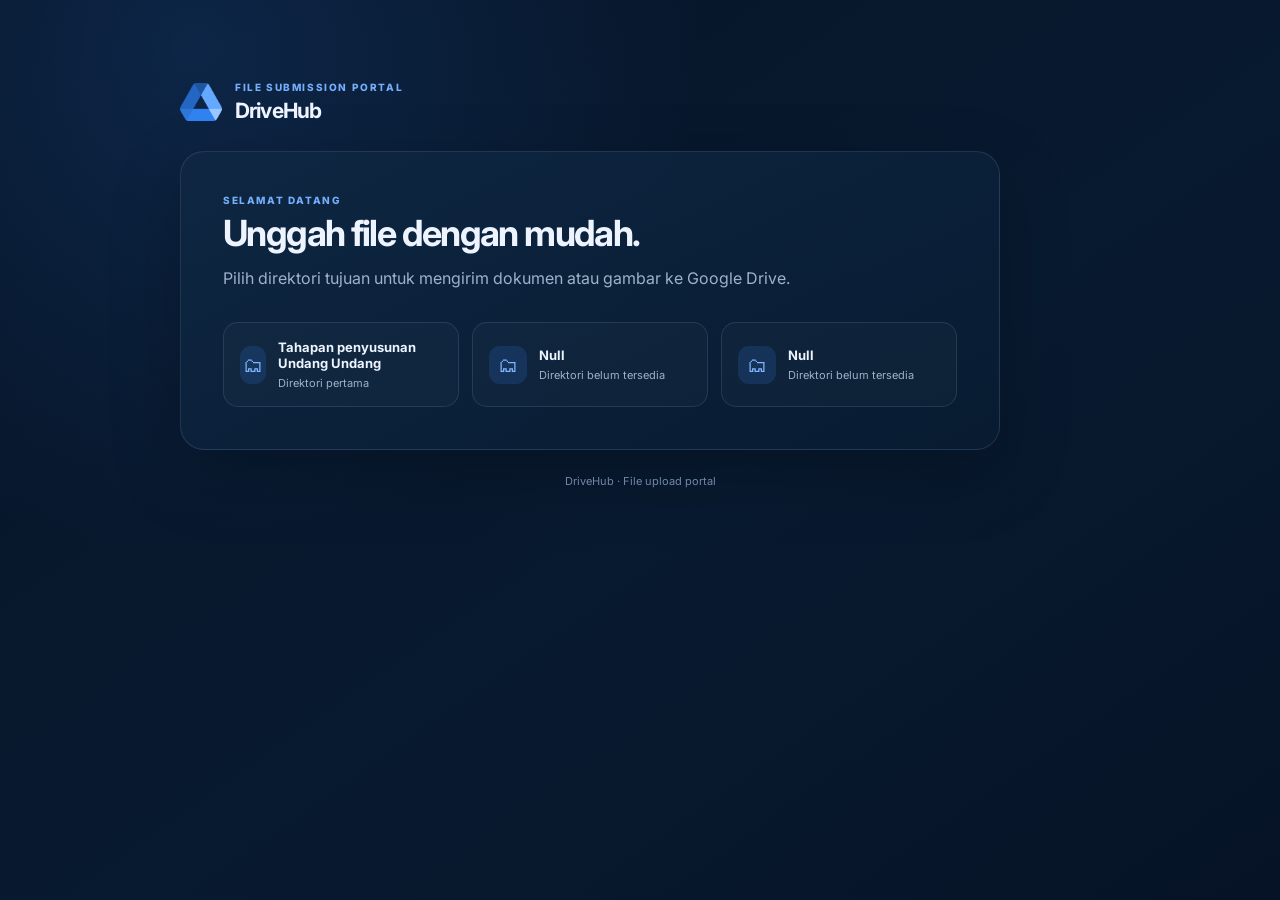
<file: index.html>
<!doctype html>
<html lang="id">
<head>
  <meta charset="utf-8">
  <meta name="viewport" content="width=device-width, initial-scale=1">
  <meta name="theme-color" content="#071a33">
  <title>DriveHub — Beranda</title>
  <link rel="stylesheet" href="assets/css/style.css">
  <link rel="icon" type="image/png" href="assets/drive_hub_icon.png">
  <meta name="title" content="DriveHub">
  <meta name="description" content="Website uploader File sederhana menuju google drive">
  <meta property="og:type" content="website">
  <meta property="og:title" content="DriveHub">
  <meta property="og:description"
      content="Website uploader File sederhana menuju google drive">
  <meta property="og:url"
      content="https://aqmaraja19.github.io/DriveHub">
  <meta property="og:image"
      content="https://aqmaraja19.github.io/DriveHub/assets/meta-banner.png">
  <meta property="og:image:width" content="1200">
  <meta property="og:image:height" content="630">
</head>
<body>
  <main class="container home">
    <header class="brand">
      <div class="brand-mark">
        <img src="assets/drive_hub_icon.png" alt="DriveHub Logo">
      </div>
      <div>
        <p class="eyebrow">FILE SUBMISSION PORTAL</p>
        <h1>DriveHub</h1>
      </div>
    </header>

    <section class="hero panel">
      <p class="eyebrow">SELAMAT DATANG</p>
      <h2>Unggah file dengan mudah.</h2>
      <p class="muted">Pilih direktori tujuan untuk mengirim dokumen atau gambar ke Google Drive.</p>
      <div class="folder-grid">
        <a class="folder-card" href="tahapan-penyusunan-undang-undang.html">
          <span class="folder-icon">🗂</span>
          <span><strong>Tahapan penyusunan Undang Undang</strong><small>Direktori pertama</small></span>
        </a>
        <a class="folder-card" href="">
          <span class="folder-icon">🗂</span>
          <span><strong>Null</strong><small>Direktori belum tersedia</small></span>
        </a>
        <a class="folder-card" href="">
          <span class="folder-icon">🗂</span>
          <span><strong>Null</strong><small>Direktori belum tersedia</small></span>
        </a>
      </div>
    </section>
    <footer class="footer">DriveHub · File upload portal</footer>
  </main>
</body>
</html>
</file>
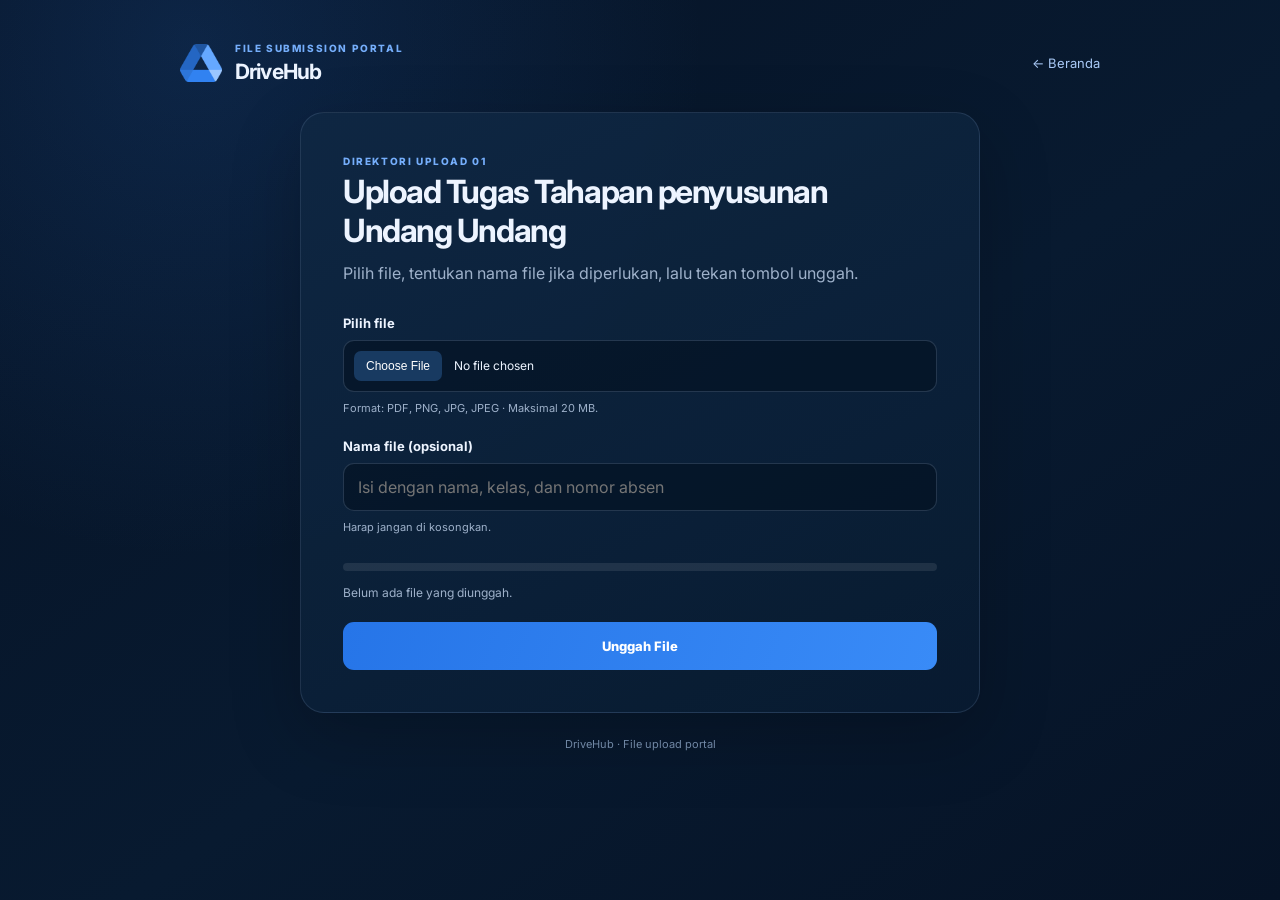
<file: tahapan-penyusunan-undang-undang.html>
<!doctype html>
<html lang="id">
<head>
  <meta charset="utf-8">
  <meta name="viewport" content="width=device-width, initial-scale=1">
  <meta name="theme-color" content="#071a33">
  <title>Tahapan penyusunan Undang Undang — DriveHub</title>
  <link rel="stylesheet" href="assets/css/style.css">
  <link rel="icon" type="image/png" href="assets/drive_hub_icon.png">
  <meta name="title" content="DriveHub">
  <meta name="description" content="Tahapan penyusunan Undang Undang">
  <meta property="og:type" content="website">
  <meta property="og:title" content="DriveHub">
  <meta property="og:description"
      content="Tahapan penyusunan Undang Undang">
  <meta property="og:url"
      content="https://aqmaraja19.github.io/DriveHub/tahapan-penyusunan-undang-undang.html">
  <meta property="og:image"
      content="https://aqmaraja19.github.io/DriveHub/assets/meta-banner.png">
  <meta property="og:image:width" content="1200">
  <meta property="og:image:height" content="630">
</head>
<body>
  <main class="container">
    <header class="topbar">
      <a class="brand brand-link" href="index.html" aria-label="Kembali ke beranda">
        <div class="brand-mark">
          <img src="assets/drive_hub_icon.png" alt="DriveHub Logo">
        </div>
        <div>
          <p class="eyebrow">FILE SUBMISSION PORTAL</p>
          <h1>DriveHub</h1>
        </div>
      </a>
      <a class="back-link" href="index.html">← Beranda</a>
    </header>

    <section class="upload-panel panel">
      <div class="section-heading">
        <p class="eyebrow">DIREKTORI UPLOAD 01</p>
        <h2>Upload Tugas Tahapan penyusunan Undang Undang</h2>
        <p class="muted">Pilih file, tentukan nama file jika diperlukan, lalu tekan tombol unggah.</p>
      </div>

      <!-- PENTING: data-folder harus sama persis dengan salah satu key di FOLDERS pada Code.gs. -->
      <form
        id="uploadForm"
        data-folder="TUGAS_1"
        method="POST"
        target="uploadFrame"
        enctype="application/x-www-form-urlencoded"
      >
        <label class="field-label" for="file">Pilih file</label>
        <input
          class="file-input"
          type="file"
          id="file"
          accept=".pdf,.png,.jpg,.jpeg"
          required
        >
        <p class="hint">Format: PDF, PNG, JPG, JPEG · Maksimal 20 MB.</p>

        <label class="field-label" for="newName">Nama file (opsional)</label>
        <input
          class="text-input"
          type="text"
          id="newName"
          maxlength="160"
          placeholder="Isi dengan nama, kelas, dan nomor absen"
          autocomplete="off"
        >
        <p class="hint">Harap jangan di kosongkan.</p>

        <input type="hidden" id="payload" name="payload">

        <div class="progress-track" aria-label="Progress upload">
          <div id="bar" class="progress-bar"></div>
        </div>
        <div id="status" class="status" role="status" aria-live="polite">Belum ada file yang diunggah.</div>

        <button class="primary-button" type="submit" id="submitBtn">Unggah File</button>
      </form>

      <!-- Iframe tersembunyi menerima respons dari Apps Script. -->
      <iframe
        id="uploadFrame"
        name="uploadFrame"
        title="Respons upload"
        class="hidden-frame"
      ></iframe>
    </section>

    <footer class="footer">DriveHub · File upload portal</footer>
  </main>

  <script src="assets/js/script.js" defer></script>
</body>
</html>
</file>
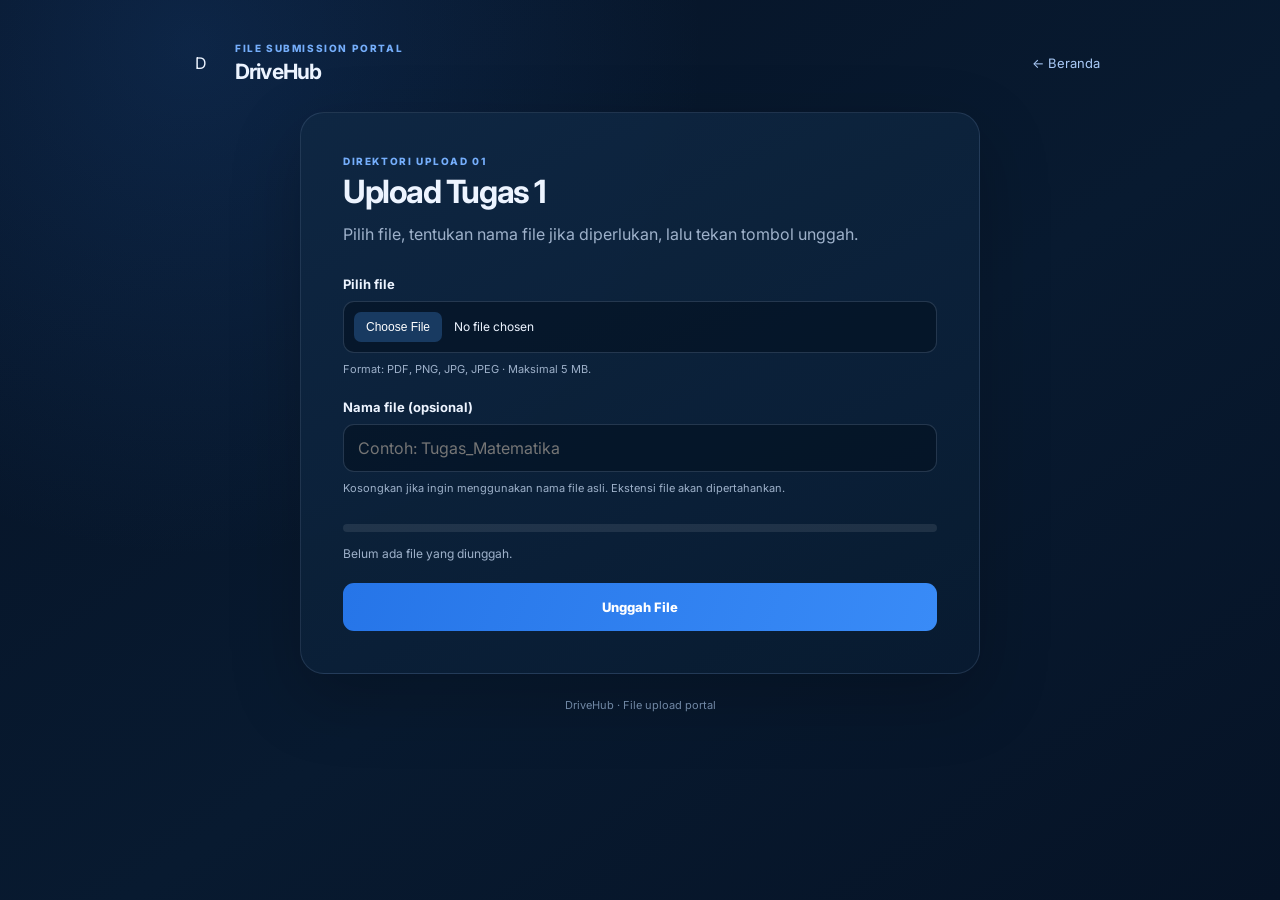
<file: upload-folder-1.html>
<!doctype html>
<html lang="id">
<head>
  <meta charset="utf-8">
  <meta name="viewport" content="width=device-width, initial-scale=1">
  <meta name="theme-color" content="#071a33">
  <title>Upload 01 — DriveHub</title>
  <link rel="stylesheet" href="assets/css/style.css">
  <link rel="icon" type="image/png" href="assets/drive_hub_icon.png">
  <meta name="title" content="DriveHub">
  <meta name="description" content="Tahapan penyusunan Undang Undang">
  <meta property="og:type" content="website">
  <meta property="og:title" content="DriveHub">
  <meta property="og:description"
      content="Tahapan penyusunan Undang Undang">
  <meta property="og:url"
      content="https://aqmaraja19.github.io/DriveHub/tahapan-penyusunan-undang-undang.html">
  <meta property="og:image"
      content="https://aqmaraja19.github.io/DriveHub/assets/meta-banner.png">
  <meta property="og:image:width" content="1200">
  <meta property="og:image:height" content="630">
</head>
<body>
  <main class="container">
    <header class="topbar">
      <a class="brand brand-link" href="index.html" aria-label="Kembali ke beranda">
        <div class="brand-mark">D</div>
        <div>
          <p class="eyebrow">FILE SUBMISSION PORTAL</p>
          <h1>DriveHub</h1>
        </div>
      </a>
      <a class="back-link" href="index.html">← Beranda</a>
    </header>

    <section class="upload-panel panel">
      <div class="section-heading">
        <p class="eyebrow">DIREKTORI UPLOAD 01</p>
        <h2>Upload Tugas 1</h2>
        <p class="muted">Pilih file, tentukan nama file jika diperlukan, lalu tekan tombol unggah.</p>
      </div>

      <!-- PENTING: data-folder harus sama persis dengan salah satu key di FOLDERS pada Code.gs. -->
      <form
        id="uploadForm"
        data-folder="TUGAS_1"
        method="POST"
        target="uploadFrame"
        enctype="application/x-www-form-urlencoded"
      >
        <label class="field-label" for="file">Pilih file</label>
        <input
          class="file-input"
          type="file"
          id="file"
          accept=".pdf,.png,.jpg,.jpeg"
          required
        >
        <p class="hint">Format: PDF, PNG, JPG, JPEG · Maksimal 5 MB.</p>

        <label class="field-label" for="newName">Nama file (opsional)</label>
        <input
          class="text-input"
          type="text"
          id="newName"
          maxlength="160"
          placeholder="Contoh: Tugas_Matematika"
          autocomplete="off"
        >
        <p class="hint">Kosongkan jika ingin menggunakan nama file asli. Ekstensi file akan dipertahankan.</p>

        <input type="hidden" id="payload" name="payload">

        <div class="progress-track" aria-label="Progress upload">
          <div id="bar" class="progress-bar"></div>
        </div>
        <div id="status" class="status" role="status" aria-live="polite">Belum ada file yang diunggah.</div>

        <button class="primary-button" type="submit" id="submitBtn">Unggah File</button>
      </form>

      <!-- Iframe tersembunyi menerima respons dari Apps Script. -->
      <iframe
        id="uploadFrame"
        name="uploadFrame"
        title="Respons upload"
        class="hidden-frame"
      ></iframe>
    </section>

    <footer class="footer">DriveHub · File upload portal</footer>
  </main>

  <script src="assets/js/script.js" defer></script>
</body>
</html>
</file>
<file: assets/css/style.css>
@import url('https://fonts.googleapis.com/css2?family=Inter:wght@400;500;600;700;800&display=swap');

:root {
  color-scheme: dark;
  --bg: #061326;
  --panel: #0b1d35;
  --panel-soft: #102743;
  --border: rgba(160, 190, 225, .15);
  --text: #edf4ff;
  --muted: #9eb1ca;
  --blue: #3985f6;
  --blue-hover: #5b9aff;
  --success: #39c98a;
  --danger: #ff7474;
}

* { box-sizing: border-box; }

body {
  margin: 0;
  min-height: 100vh;
  background:
    radial-gradient(circle at 15% 5%, rgba(37, 99, 180, .22), transparent 32rem),
    linear-gradient(145deg, #061326, #081a30 55%, #061326);
  color: var(--text);
  font-family: Inter, system-ui, -apple-system, BlinkMacSystemFont, "Segoe UI", sans-serif;
}

.container {
  width: min(920px, calc(100% - 36px));
  margin: 0 auto;
  padding: 42px 0 24px;
}

.home { padding-top: 9vh; }

.brand, .topbar, .brand-link {
  display: flex;
  align-items: center;
  gap: 13px;
}

.brand { margin-bottom: 28px; }
.brand-link { color: inherit; text-decoration: none; }
.brand-mark {
  width: 42px;
  height: 42px;
  display: flex;
  align-items: center;
  justify-content: center;
  overflow: hidden;
  border-radius: 10px;
}

.brand-mark img {
  width: 100%;
  height: 100%;
  object-fit: contain;
}

.eyebrow {
  margin: 0 0 5px;
  color: #75aefb;
  font-size: 10px;
  font-weight: 800;
  letter-spacing: .16em;
}

h1, h2, p { margin-top: 0; }
h1 { margin-bottom: 0; font-size: 21px; letter-spacing: -.04em; }
h2 { margin-bottom: 10px; font-size: clamp(25px, 5vw, 36px); letter-spacing: -.045em; }
.muted { color: var(--muted); line-height: 1.7; }

.panel {
  padding: clamp(22px, 5vw, 42px);
  border: 1px solid var(--border);
  border-radius: 24px;
  background: linear-gradient(155deg, rgba(15, 39, 67, .96), rgba(8, 27, 49, .96));
  box-shadow: 0 24px 70px rgba(0, 0, 0, .22);
}

.hero { max-width: 820px; }
.hero > .muted { max-width: 590px; }

.folder-grid {
  display: grid;
  grid-template-columns: repeat(3, minmax(0, 1fr));
  gap: 13px;
  margin-top: 30px;
}

.folder-card {
  display: flex;
  align-items: center;
  gap: 12px;
  min-height: 82px;
  padding: 16px;
  border: 1px solid var(--border);
  border-radius: 15px;
  background: rgba(255, 255, 255, .025);
  color: var(--text);
  text-decoration: none;
  transition: .18s ease;
}
.folder-card:hover {
  transform: translateY(-2px);
  border-color: rgba(75, 145, 245, .65);
  background: rgba(57, 133, 246, .09);
}
.folder-icon {
  width: 38px;
  height: 38px;
  display: grid;
  place-items: center;
  border-radius: 11px;
  background: rgba(57, 133, 246, .16);
  color: #80b6ff;
  font-size: 20px;
}
.folder-card strong, .folder-card small { display: block; }
.folder-card strong { font-size: 13px; }
.folder-card small { margin-top: 5px; color: var(--muted); font-size: 11px; }

.topbar {
  justify-content: space-between;
  margin-bottom: 28px;
}
.topbar .brand { margin: 0; }
.back-link {
  color: #a9c9f6;
  font-size: 13px;
  text-decoration: none;
}
.back-link:hover { color: white; }

.upload-panel { max-width: 680px; margin: 0 auto; }
.section-heading { margin-bottom: 28px; }
.section-heading h2 { font-size: clamp(25px, 4vw, 32px); }

.field-label {
  display: block;
  margin: 20px 0 9px;
  font-size: 13px;
  font-weight: 700;
}
.file-input, .text-input {
  width: 100%;
  min-height: 48px;
  border: 1px solid rgba(160, 190, 225, .2);
  border-radius: 11px;
  background: rgba(3, 15, 30, .55);
  color: var(--text);
  font: inherit;
}
.file-input { padding: 10px; font-size: 12px; }
.file-input::file-selector-button {
  margin-right: 12px;
  padding: 8px 12px;
  border: 0;
  border-radius: 7px;
  background: #183a61;
  color: white;
  cursor: pointer;
}
.text-input { padding: 0 14px; outline: none; }
.text-input:focus, .file-input:focus { border-color: var(--blue); }
.hint { margin: 8px 0 0; color: var(--muted); font-size: 11px; line-height: 1.6; }

.progress-track {
  width: 100%;
  height: 8px;
  margin-top: 27px;
  overflow: hidden;
  border-radius: 99px;
  background: rgba(255, 255, 255, .09);
}
.progress-bar {
  width: 0;
  height: 100%;
  border-radius: inherit;
  background: linear-gradient(90deg, #2875e8, #66a8ff);
  transition: width .2s ease;
}
.status {
  min-height: 22px;
  margin: 12px 0 17px;
  color: var(--muted);
  font-size: 12px;
  line-height: 1.6;
}
.status.ok { color: var(--success); }
.status.err { color: var(--danger); }

.primary-button {
  width: 100%;
  min-height: 48px;
  border: 0;
  border-radius: 11px;
  background: linear-gradient(110deg, #2675e8, #398bf7);
  color: white;
  font: inherit;
  font-size: 13px;
  font-weight: 800;
  cursor: pointer;
  transition: .18s ease;
}
.primary-button:hover:not(:disabled) { background: var(--blue-hover); }
.primary-button:disabled { opacity: .55; cursor: not-allowed; }

.hidden-frame { display: none; width: 0; height: 0; border: 0; }
.footer {
  padding-top: 24px;
  color: #7188a5;
  font-size: 11px;
  text-align: center;
}

@media (max-width: 640px) {
  .container { width: min(100% - 26px, 920px); padding-top: 25px; }
  .home { padding-top: 6vh; }
  .folder-grid { grid-template-columns: 1fr; }
  .folder-card { min-height: 70px; }
  .topbar { align-items: flex-start; }
  .back-link { padding-top: 13px; }
}
</file>
